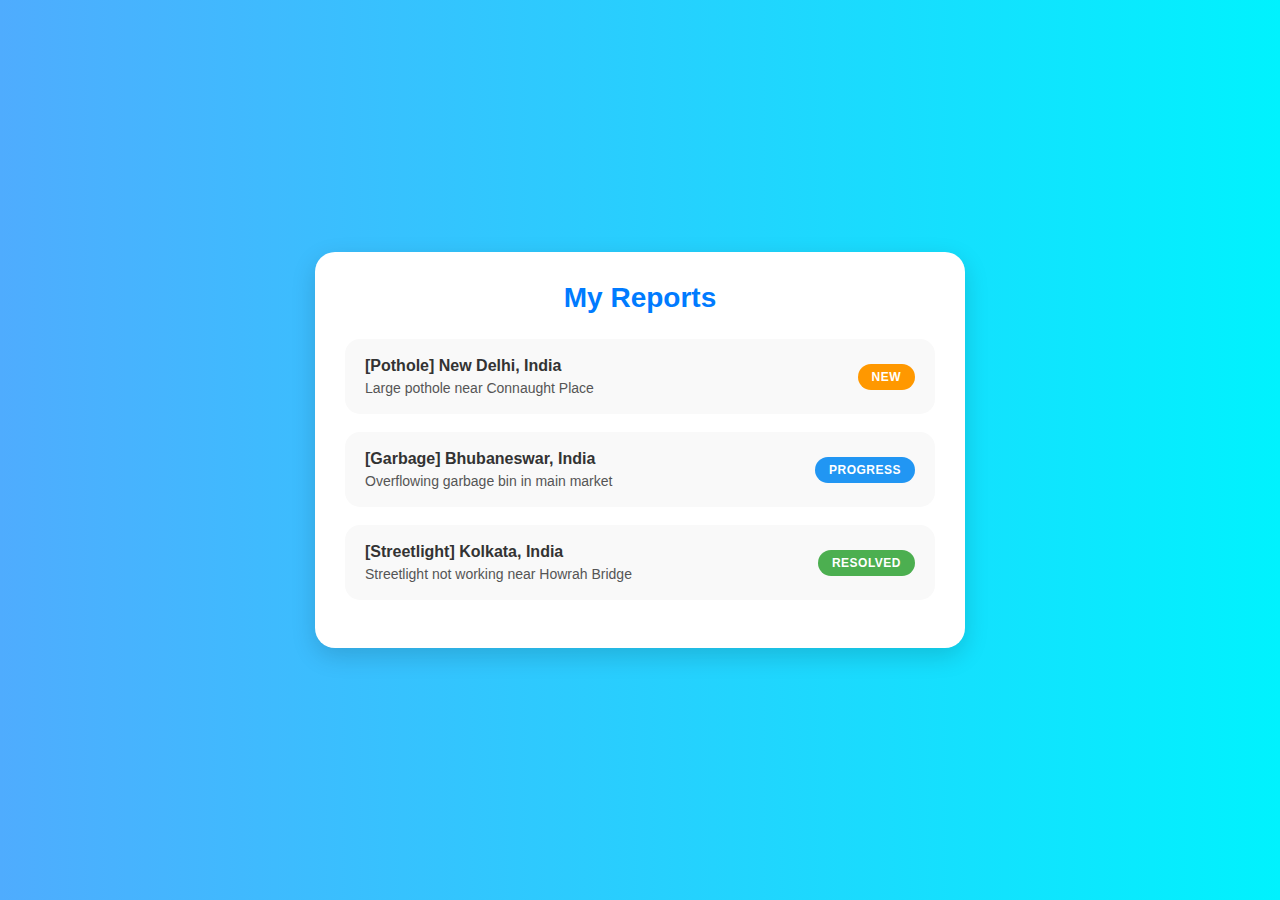
<file: reportscreen.html>
<!DOCTYPE html>
<html lang="en">
<head>
  <meta charset="UTF-8">
  <meta name="viewport" content="width=device-width, initial-scale=1.0">
  <title>My Reports - Nyay Setu</title>
  <link rel="stylesheet" href="reportscreen.css">
</head>
<body>
  <div class="reports-container">
    <h1>My Reports</h1>
    <ul id="report-list"></ul>
  </div>

  <script src="reportscreen.js"></script>
</body>
</html>
</file>
<file: reportscreen.css>
/* General Reset */
* {
  margin: 0;
  padding: 0;
  box-sizing: border-box;
  font-family: 'Roboto', sans-serif;
}

body {
  background: linear-gradient(to right, #4facfe, #00f2fe);
  min-height: 100vh;
  display: flex;
  justify-content: center;
  align-items: center;
  padding: 20px;
}

/* Container */
.reports-container {
  width: 100%;
  max-width: 650px;
  background: #fff;
  padding: 30px;
  border-radius: 20px;
  box-shadow: 0 8px 25px rgba(0, 0, 0, 0.15);
  animation: fadeIn 0.6s ease-in-out;
}

/* Title */
h1 {
  text-align: center;
  margin-bottom: 25px;
  color: #007BFF;
  font-size: 28px;
  font-weight: bold;
}

/* Report List */
#report-list {
  list-style: none;
}

.report-item {
  background: #f9f9f9;
  padding: 18px 20px;
  border-radius: 15px;
  margin-bottom: 18px;
  display: flex;
  justify-content: space-between;
  align-items: center;
  transition: transform 0.2s ease, box-shadow 0.2s ease;
}

.report-item:hover {
  transform: translateY(-4px);
  box-shadow: 0 6px 18px rgba(0, 0, 0, 0.12);
}

/* Report Info */
.report-info {
  flex: 1;
}

.report-category {
  font-weight: bold;
  margin-bottom: 5px;
  font-size: 16px;
  color: #333;
}

.report-desc {
  font-size: 14px;
  color: #555;
}

/* Status Badge */
.status-badge {
  padding: 6px 14px;
  border-radius: 20px;
  font-size: 12px;
  font-weight: bold;
  text-transform: uppercase;
  color: #fff;
  letter-spacing: 0.5px;
}

.status-new {
  background: #ff9800;
}

.status-progress {
  background: #2196f3;
}

.status-resolved {
  background: #4caf50;
}

/* Smooth Fade-in */
@keyframes fadeIn {
  from {
    opacity: 0;
    transform: translateY(15px);
  }
  to {
    opacity: 1;
    transform: translateY(0);
  }
}
</file>
